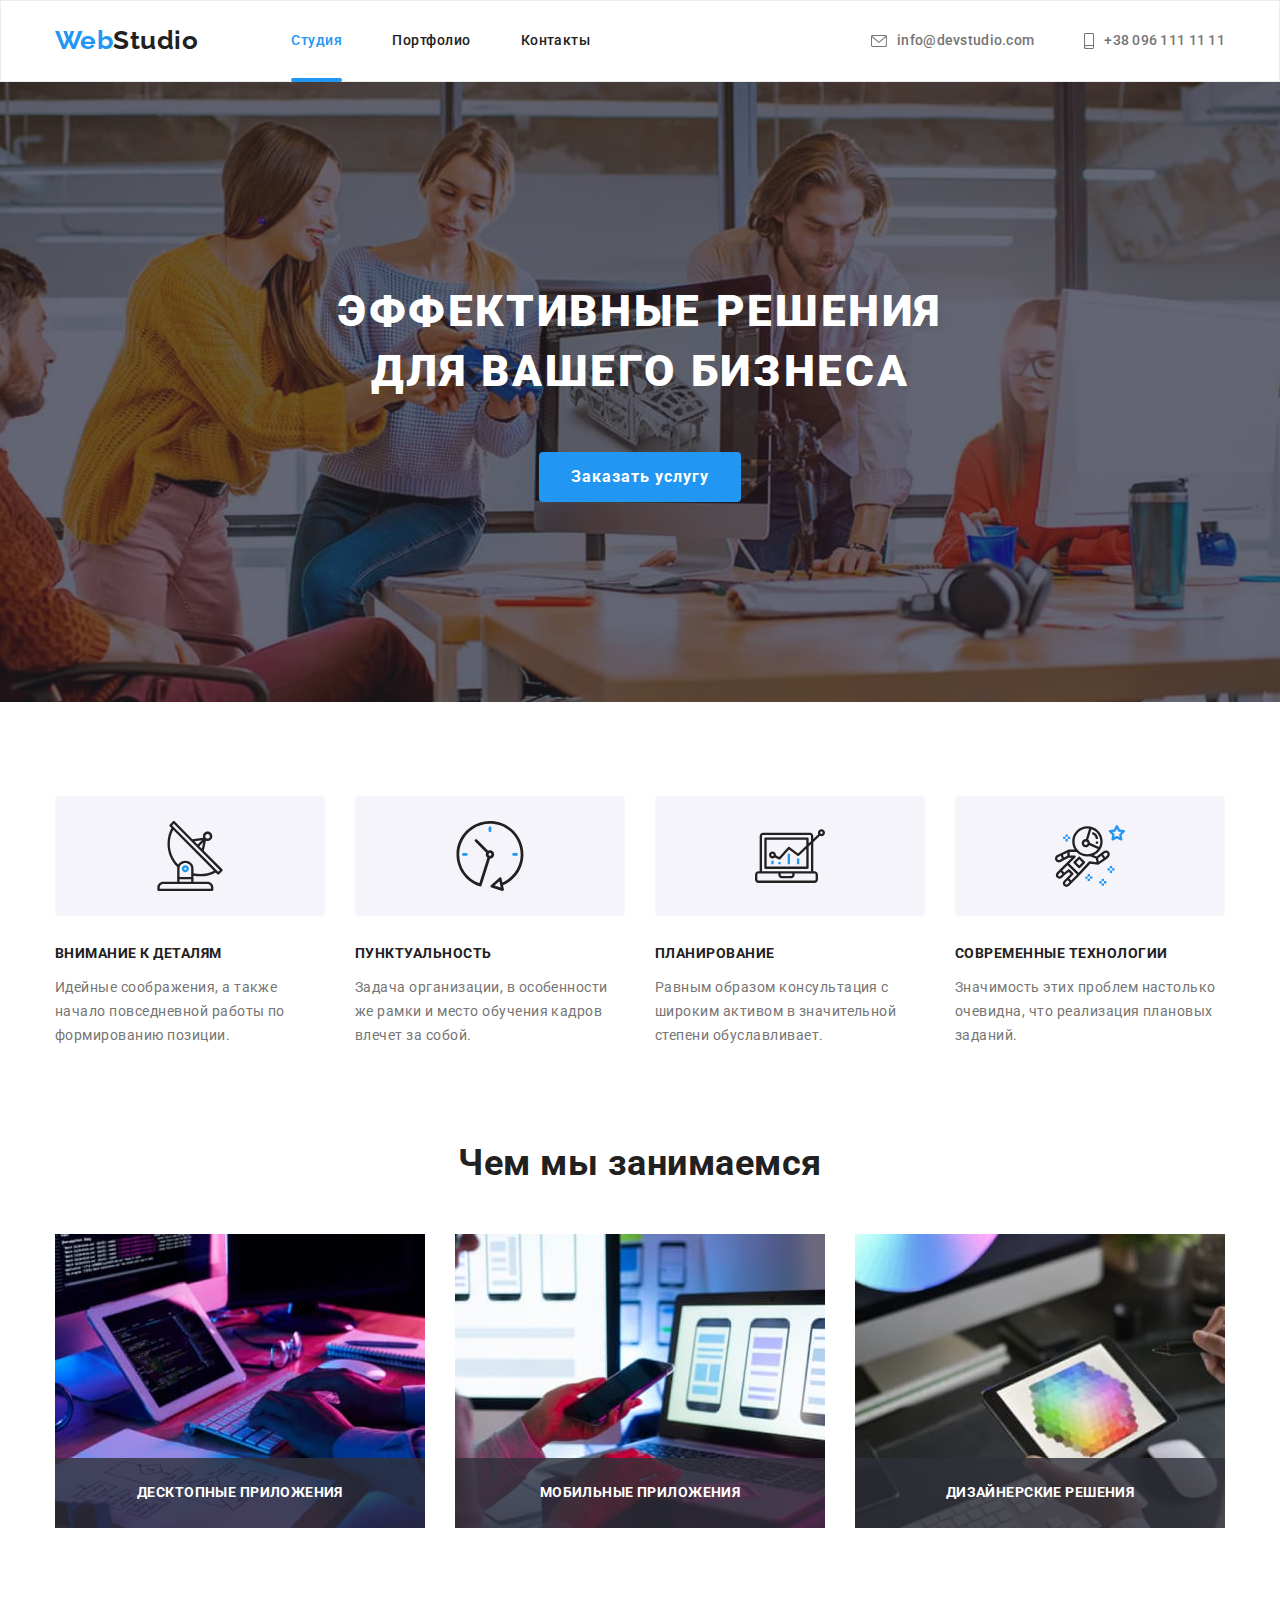
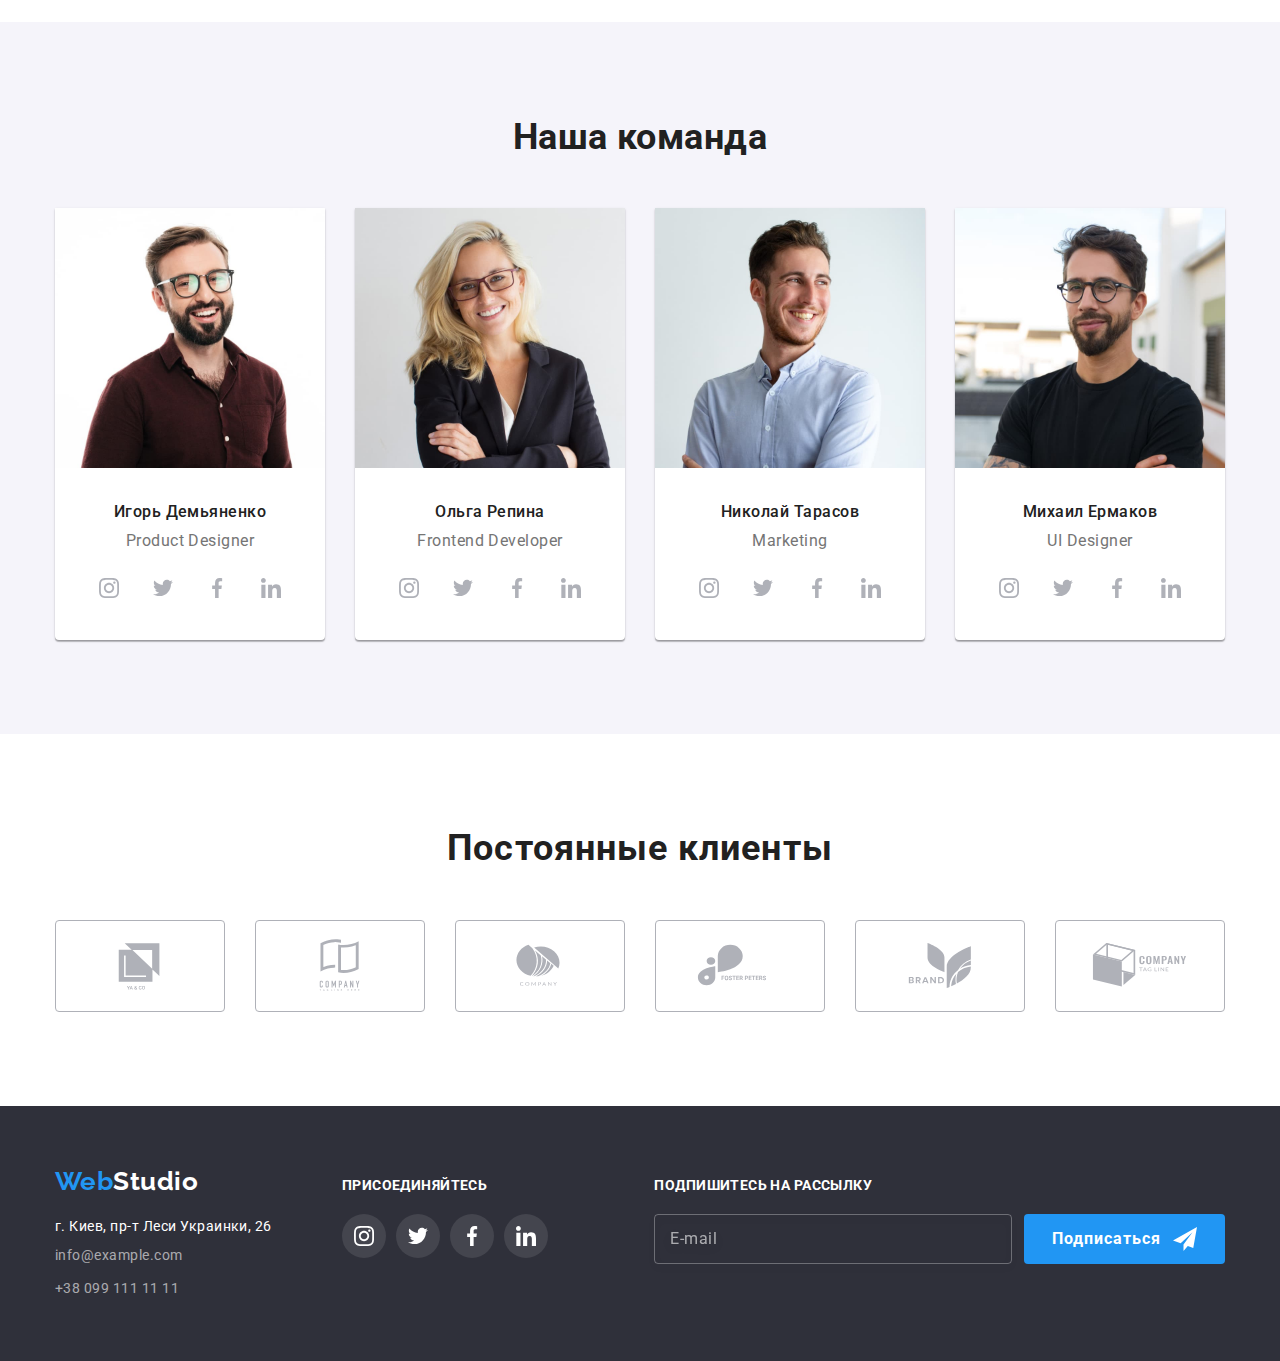
<file: index.html>
<!DOCTYPE html>
<html lang="ru">
	<head>
		<meta charset="UTF-8" />
		<meta http-equiv="X-UA-Compatible" content="IE=edge" />
		<meta name="viewport" content="width=device-width, initial-scale=1.0" />
		<link rel="preconnect" href="https://fonts.googleapis.com" />
		<link rel="preconnect" href="https://fonts.gstatic.com" crossorigin />
		<link
			href="https://fonts.googleapis.com/css2?family=Raleway:wght@700&family=Roboto:wght@400;500;700;900&display=swap"
			rel="stylesheet"
		/>
		<link
			rel="stylesheet"
			href="https://cdnjs.cloudflare.com/ajax/libs/modern-normalize/1.1.0/modern-normalize.min.css"
		/>
		<title>Document</title>
		<link rel="stylesheet" href="./css/main.min.css" />
	</head>
	<body class="body">
		<header class="header">
			<div class="container header__container">
				<nav class="header__nav">
					<a class="logo header__logo" href="/"
						>Web<span class="logo__decoration">Studio</span></a
					>
					<ul class="menu list">
						<li class="menu__item">
							<a class="menu__link current" href="./index.html">Студия</a>
						</li>
						<li class="menu__item">
							<a class="menu__link" href="./portfolio.html">Портфолио</a>
						</li>
						<li class="menu__item">
							<a class="menu__link" href="">Контакты</a>
						</li>
					</ul>
				</nav>
				<ul class="connection list header__connection">
					<li class="connection__item">
						<a href="mailto:info@devstudio.com" class="connection__mail">
							<svg class="connection__icon-mail" width="16" height="12">
								<use href="./images/icons.svg#icon-header-mail"></use>
							</svg>
							info@devstudio.com</a
						>
					</li>
					<li class="connection__item">
						<a class="connection__tel" href="tel:+380961111111">
							<svg class="connection__icon-tel" width="10" height="16">
								<use href="./images/icons.svg#icon-header-tell"></use>
							</svg>
							+38 096 111 11 11</a
						>
					</li>
				</ul>
			</div>
		</header>
		<main>
			<section class="hero body__hero">
				<div class="container">
					<h1 class="hero__headline">Эффективные решения для вашего бизнеса</h1>
					<button data-modal-open class="main-btn hero__btn" type="button">
						Заказать услугу
					</button>
				</div>
			</section>
			<section class="promo">
				<div class="container promo__container">
					<ul class="promo__list list">
						<li class="promo__item">
							<div class="promo__icon">
								<svg class="promo__icon-locator" width="70" height="70">
									<use href="./images/icons.svg#icon-promo1"></use>
								</svg>
							</div>
							<h3 class="promo__subject">Внимание к деталям</h3>
							<p class="promo__desc">
								Идейные соображения, а также начало повседневной работы по
								формированию позиции.
							</p>
						</li>
						<li class="promo__item">
							<div class="promo__icon">
								<svg class="promo__icon-clock" width="70" height="70">
									<use href="./images/icons.svg#icon-promo2"></use>
								</svg>
							</div>
							<h3 class="promo__subject">Пунктуальность</h3>
							<p class="promo__desc">
								Задача организации, в особенности же рамки и место обучения
								кадров влечет за собой.
							</p>
						</li>
						<li class="promo__item">
							<div class="promo__icon">
								<svg class="promo__icon-laptop" width="70" height="70">
									<use href="./images/icons.svg#icon-promo3"></use>
								</svg>
							</div>
							<h3 class="promo__subject">Планирование</h3>
							<p class="promo__desc">
								Равным образом консультация с широким активом в значительной
								степени обуславливает.
							</p>
						</li>
						<li class="promo__item">
							<div class="promo__icon">
								<svg class="promo__icon-astronaut" width="70" height="70">
									<use href="./images/icons.svg#icon-promo4"></use>
								</svg>
							</div>
							<h3 class="promo__subject">Современные технологии</h3>
							<p class="promo__desc">
								Значимость этих проблем настолько очевидна, что реализация
								плановых заданий.
							</p>
						</li>
					</ul>
				</div>
			</section>
			<section class="direction-activity">
				<div class="container direction-activity__container">
					<h2 class="direction-activity__titel">Чем мы занимаемся</h2>
					<ul class="direction-activity__list list">
						<li class="direction-activity__item">
							<img
								class="direction-activity__img"
								src="./images/rabota1.jpg"
								alt="Работа1"
								width="370"
							/>
							<p class="direction-activity__title">Десктопные приложения</p>
						</li>
						<li class="direction-activity__item">
							<img
								class="direction-activity__img"
								src="./images/rabota2.jpg"
								alt="Работа2"
								width="370"
							/>
							<p class="direction-activity__title">Мобильные приложения</p>
						</li>
						<li class="direction-activity__item">
							<img
								class="direction-activity__img"
								src="./images/rabota3.jpg"
								alt="Работа3"
								width="370"
							/>
							<p class="direction-activity__title">Дизайнерские решения</p>
						</li>
					</ul>
				</div>
			</section>
			<section class="team">
				<div class="container team__container">
					<h2 class="team__title">Наша команда</h2>
					<ul class="team__list list">
						<li class="team__item">
							<img
								class="team__images"
								src="./images/team1.jpg"
								alt="Игорь Демьяненко"
								width="270"
							/>
							<div class="team__card">
								<h3 class="team__member">Игорь Демьяненко</h3>
								<p class="team__member-position" lang="en">Product Designer</p>
								<ul class="team__list list">
									<li class="team__icon-item">
										<a href="" class="team__link">
											<svg class="team__icon-insta" width="20" height="20">
												<use
													href="./images/icons.svg#icon-teamcard-instagram"
												></use>
											</svg>
										</a>
									</li>
									<li class="team__icon-item">
										<a href="" class="team__link">
											<svg class="team__icon-twitter" width="20" height="20">
												<use
													href="./images/icons.svg#icon-teamcard-twitter"
												></use>
											</svg>
										</a>
									</li>
									<li class="team__icon-item">
										<a href="" class="team__link">
											<svg class="team__icon-facebook" width="20" height="20">
												<use
													href="./images/icons.svg#icon-teamcard-facebook"
												></use>
											</svg>
										</a>
									</li>
									<li class="team__icon-item">
										<a href="" class="team__link">
											<svg class="team__icon-linkedin" width="20" height="20">
												<use
													href="./images/icons.svg#icon-teamcard-linkedin"
												></use>
											</svg>
										</a>
									</li>
								</ul>
							</div>
						</li>
						<li class="team__item">
							<img
								class="team__images"
								src="./images/team2.jpg"
								alt="Ольга Репина"
								width="270"
							/>
							<div class="team__card">
								<h3 class="team__member">Ольга Репина</h3>
								<p class="team__member-position" lang="en">
									Frontend Developer
								</p>
								<ul class="team__list list">
									<li class="team__icon-item">
										<a href="" class="team__link">
											<svg class="team__icon-insta" width="20" height="20">
												<use
													href="./images/icons.svg#icon-teamcard-instagram"
												></use>
											</svg>
										</a>
									</li>
									<li class="team__icon-item">
										<a href="" class="team__link">
											<svg class="team__icon-twitter" width="20" height="20">
												<use
													href="./images/icons.svg#icon-teamcard-twitter"
												></use>
											</svg>
										</a>
									</li>
									<li class="team__icon-item">
										<a href="" class="team__link">
											<svg class="team__icon-facebook" width="20" height="20">
												<use
													href="./images/icons.svg#icon-teamcard-facebook"
												></use>
											</svg>
										</a>
									</li>
									<li class="team__icon-item">
										<a href="" class="team__link">
											<svg class="team__icon-linkedin" width="20" height="20">
												<use
													href="./images/icons.svg#icon-teamcard-linkedin"
												></use>
											</svg>
										</a>
									</li>
								</ul>
							</div>
						</li>
						<li class="team__item">
							<img
								class="team__images"
								src="./images/team3.jpg"
								alt="Николай Тарасов"
								width="270"
							/>
							<div class="team__card">
								<h3 class="team__member">Николай Тарасов</h3>
								<p class="team__member-position" lang="en">Marketing</p>
								<ul class="team__list list">
									<li class="team__icon-item">
										<a href="" class="team__link">
											<svg class="team__icon-insta" width="20" height="20">
												<use
													href="./images/icons.svg#icon-teamcard-instagram"
												></use>
											</svg>
										</a>
									</li>
									<li class="team__icon-item">
										<a href="" class="team__link">
											<svg class="team__icon-twitter" width="20" height="20">
												<use
													href="./images/icons.svg#icon-teamcard-twitter"
												></use>
											</svg>
										</a>
									</li>
									<li class="team__icon-item">
										<a href="" class="team__link">
											<svg class="team__icon-facebook" width="20" height="20">
												<use
													href="./images/icons.svg#icon-teamcard-facebook"
												></use>
											</svg>
										</a>
									</li>
									<li class="team__icon-item">
										<a href="" class="team__link">
											<svg class="team__icon-linkedin" width="20" height="20">
												<use
													href="./images/icons.svg#icon-teamcard-linkedin"
												></use>
											</svg>
										</a>
									</li>
								</ul>
							</div>
						</li>
						<li class="team__item">
							<img
								class="team__images"
								src="./images/team4.jpg"
								alt="Михаил Ермаков"
								width="270"
							/>
							<div class="team__card">
								<h3 class="team__member">Михаил Ермаков</h3>
								<p class="team__member-position" lang="en">UI Designer</p>
								<ul class="team__list list">
									<li class="team__icon-item">
										<a href="" class="team__link">
											<svg class="team__icon-insta" width="20" height="20">
												<use
													href="./images/icons.svg#icon-teamcard-instagram"
												></use>
											</svg>
										</a>
									</li>
									<li class="team__icon-item">
										<a href="" class="team__link">
											<svg class="team__icon-twitter" width="20" height="20">
												<use
													href="./images/icons.svg#icon-teamcard-twitter"
												></use>
											</svg>
										</a>
									</li>
									<li class="team__icon-item">
										<a href="" class="team__link">
											<svg class="team__icon-facebook" width="20" height="20">
												<use
													href="./images/icons.svg#icon-teamcard-facebook"
												></use>
											</svg>
										</a>
									</li>
									<li class="team__icon-item">
										<a href="" class="team__link">
											<svg class="team__icon-linkedin" width="20" height="20">
												<use
													href="./images/icons.svg#icon-teamcard-linkedin"
												></use>
											</svg>
										</a>
									</li>
								</ul>
							</div>
						</li>
					</ul>
				</div>
			</section>
			<section class="client-section">
				<div class="container">
					<h2 class="client-section__title">Постоянные клиенты</h2>
					<ul class="client-section__list list">
						<li class="client-section__item">
							<a href="" class="client-section__link">
								<svg
									class="client-section__icon-company-one"
									width="106"
									height="60"
								>
									<use href="./images/icons.svg#icon-client1"></use>
								</svg>
							</a>
						</li>
						<li class="client-section__item">
							<a href="" class="client-section__link">
								<svg
									class="client-section__icon-company-two"
									width="106"
									height="60"
								>
									<use href="./images/icons.svg#icon-client2"></use>
								</svg>
							</a>
						</li>
						<li class="client-section__item">
							<a href="" class="client-section__link">
								<svg
									class="client-section__icon-company-three"
									width="106"
									height="60"
								>
									<use href="./images/icons.svg#icon-client3"></use>
								</svg>
							</a>
						</li>
						<li class="client-section__item">
							<a href="" class="client-section__link">
								<svg
									class="client-section__icon-company-four"
									width="106"
									height="60"
								>
									<use href="./images/icons.svg#icon-client4"></use>
								</svg>
							</a>
						</li>
						<li class="client-section__item">
							<a href="" class="client-section__link">
								<svg
									class="client-section__icon-company-five"
									width="106"
									height="60"
								>
									<use href="./images/icons.svg#icon-client5"></use>
								</svg>
							</a>
						</li>
						<li class="client-section__item">
							<a href="" class="client-section__link">
								<svg
									class="client-section__icon-company-six"
									width="106"
									height="60"
								>
									<use href="./images/icons.svg#icon-client6"></use>
								</svg>
							</a>
						</li>
					</ul>
				</div>
			</section>
		</main>
		<footer class="footer">
			<div class="container footer__container">
				<div>
					<a class="footer__logo" href="/"
						>Web<span class="footer__logo-decoration">Studio</span></a
					>
					<address class="footer__contact">
						<ul class="footer__contact-list list">
							<li class="footer__contact-item">
								<a class="footer__contact-geolocation" href="">
									г. Киев, пр-т Леси Украинки, 26</a
								>
							</li>
							<li class="footer__contact-item">
								<a class="footer__contact-mail" href="mailto:info@devstudio.com"
									>info@example.com</a
								>
							</li>
							<li class="footer__contact-item">
								<a class="footer__contact-tel" href="tel:+380961111111"
									>+38 099 111 11 11</a
								>
							</li>
						</ul>
					</address>
				</div>
				<div class="network-footer footer__network-footer">
					<p class="network-footer__title">присоединяйтесь</p>
					<ul class="network-footer__list list">
						<li class="network-footer__item">
							<a href="" class="network-footer__link">
								<svg
									class="network-footer__icon-instagram"
									width="20"
									height="20"
								>
									<use href="./images/icons.svg#icon-footer-instagram"></use>
								</svg>
							</a>
						</li>
						<li class="network-footer__item">
							<a href="" class="network-footer__link">
								<svg
									class="network-footer__icon-twitter"
									width="20"
									height="20"
								>
									<use href="./images/icons.svg#icon-footer-twitter"></use>
								</svg>
							</a>
						</li>
						<li class="network-footer__item">
							<a href="" class="network-footer__link">
								<svg
									class="network-footer__icon-facebook"
									width="20"
									height="20"
								>
									<use href="./images/icons.svg#icon-footer-facebook"></use>
								</svg>
							</a>
						</li>
						<li class="network-footer__item">
							<a href="" class="network-footer__link">
								<svg
									class="network-footer__icon-linkedin"
									width="20"
									height="20"
								>
									<use href="./images/icons.svg#icon-footer-linkedin"></use>
								</svg>
							</a>
						</li>
					</ul>
				</div>
				<div class="footer__form-div">
					<p class="footer__form-title">Подпишитесь на рассылку</p>
					<form class="footer-form">
						<input
							class="footer-form__input"
							type="email"
							name="user-email"
							placeholder="E-mail"
						/>

						<button
							class="main-btn footer-form__btn"
							type="submit"
							name="submit"
						>
							Подписаться
							<svg class="footer-form__icon" width="24" height="24">
								<use href="./images/icons.svg#icon-footer-form"></use>
							</svg>
						</button>
					</form>
				</div>
			</div>
		</footer>
		<div class="backdrop is-hidden" data-modal>
			<div class="modal backdrop__modal">
				<form class="modal-form">
					<p class="modal-form__title">
						Оставьте свои данные, мы вам перезвоним
					</p>
					<label class="modal-form__label">
						<span class="modal-form__tag">Имя</span>
						<input
							class="modal-form__input"
							type="text"
							name="username"
							autofocus
						/>
						<svg class="modal-form__icon" width="18" height="18">
							<use href="./images/icons.svg#icon-person-form"></use>
						</svg>
					</label>
					<label class="modal-form__label">
						<span class="modal-form__tag">Тулефон</span>
						<input class="modal-form__input" type="tel" name="user-tel" />
						<svg class="modal-form__icon" width="18" height="18">
							<use href="./images/icons.svg#icon-phone-form"></use>
						</svg>
					</label>
					<label class="modal-form__label">
						<span class="modal-form__tag">Почта</span>
						<input class="modal-form__input" type="email" name="user-email" />
						<svg class="modal-form__icon" width="18" height="18">
							<use href="./images/icons.svg#icon-email-form"></use>
						</svg>
					</label>
					<label class="modal-form__textarea-label">
						<span class="modal-form__tag">Комментарий</span>
						<textarea
							class="modal-form__textarea"
							placeholder="Введите текст"
							name="user-comment"
						></textarea>
					</label>
					<label class="modal-form__checkbox-label">
						<input
							class="modal-form__checkbox visually-hidden"
							type="checkbox"
							name="user-agreement-conditions"
							tabindex="-1"
							aria-hidden="true"
							id="checkbox"
						/>
						<span
							class="modal-form__checkbox-custom"
							tabindex="0"
							role="checkbox"
							aria-labelledby="checkbox"
							aria-checked="false"
						>
							<svg class="modal-form__checkbox-icon" width="16" height="15">
								<use href="./images/icons.svg#icon-checkbox-form"></use>
							</svg>
						</span>
						<span class="modal-form__checkbox-agreement"
							>Соглашаюсь с рассылкой и принимаю
							<a class="modal-form__checkbox-link" href="">Условия договора</a>
						</span>
					</label>
					<button class="main-btn modal-form__btn" type="submit" name="submit">
						Отправить
					</button>
				</form>

				<button
					type="button"
					class="modal__close-btn"
					data-modal-close
					aria-label="кнопка закрытия"
				>
					<svg class="modal__icon" width="11" height="11">
						<use href="./images/icons.svg#icon-modal"></use>
					</svg>
				</button>
			</div>
		</div>

		<script src="./js/modal.js"></script>
	</body>
</html>
</file>
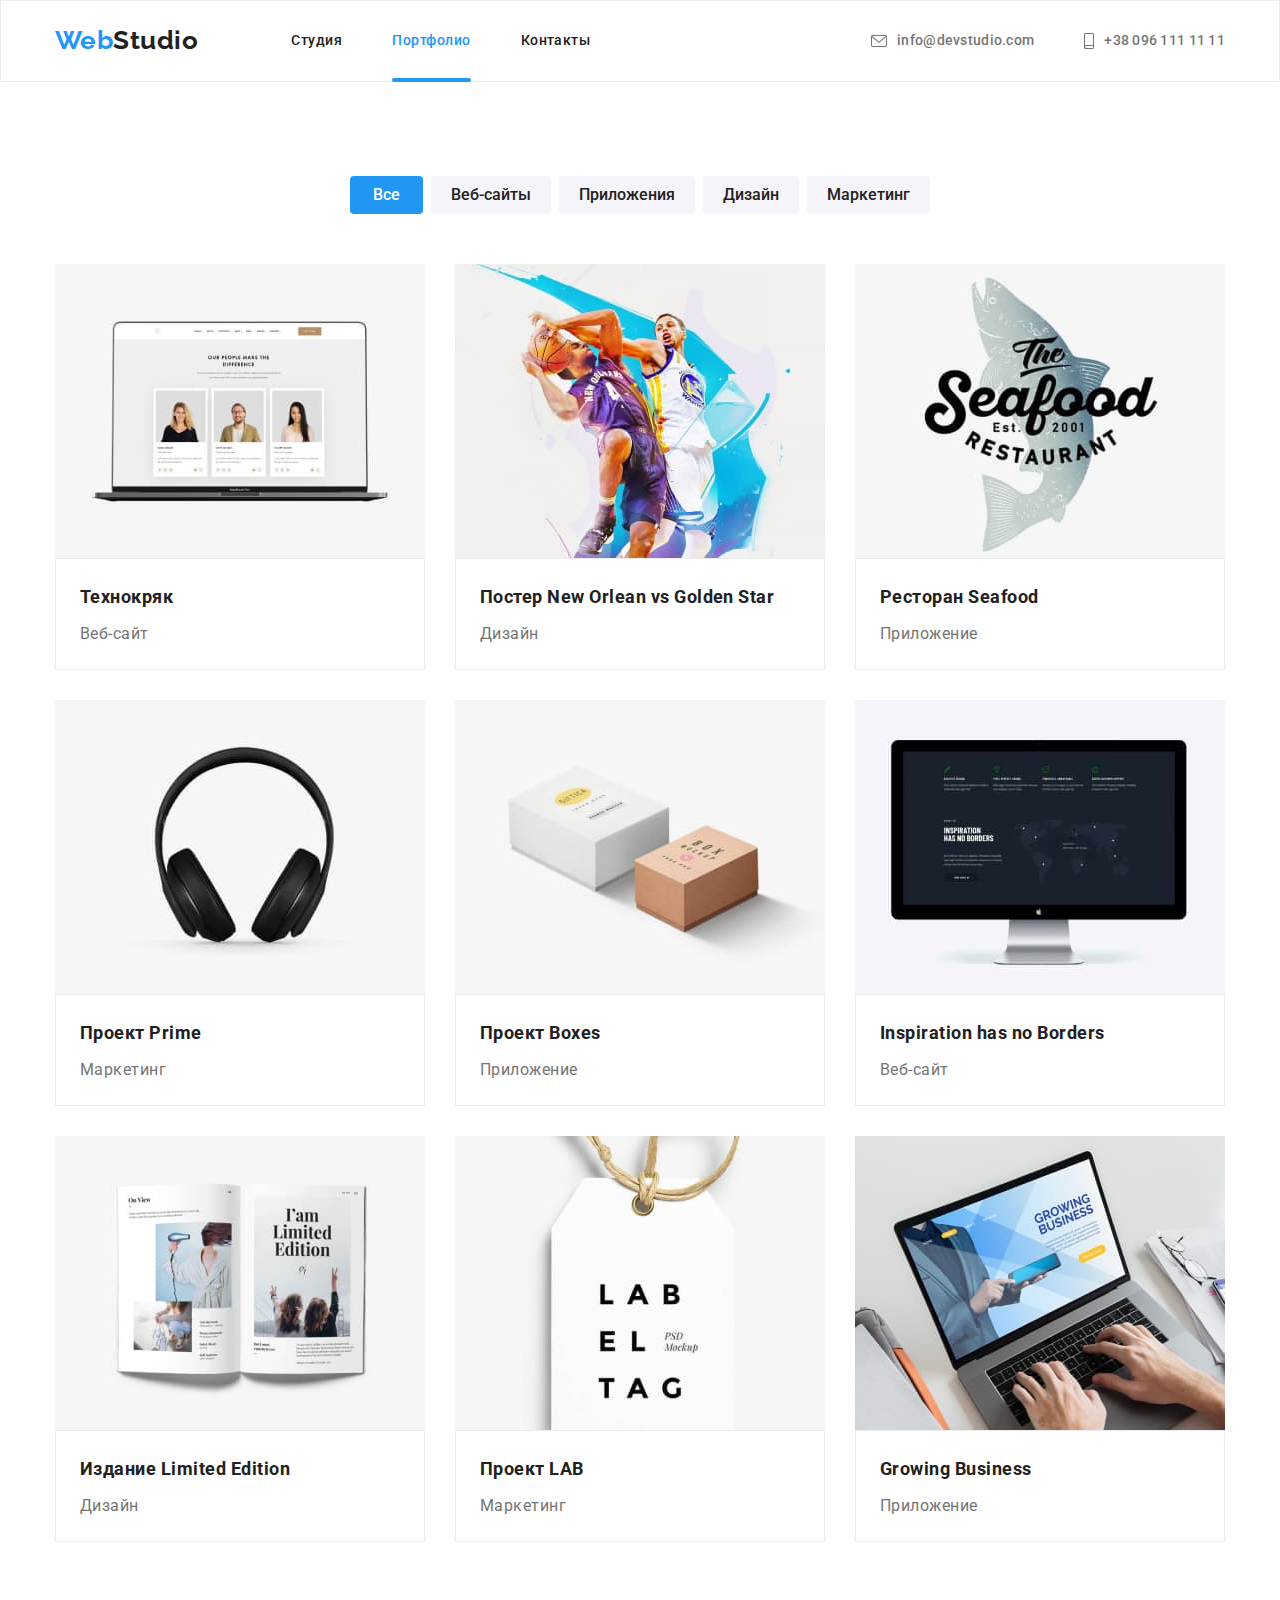
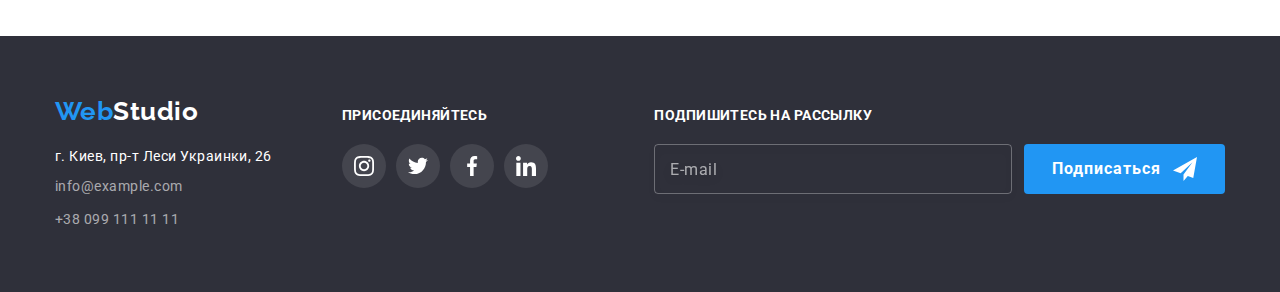
<file: portfolio.html>
<!DOCTYPE html>
<html lang="ru">
	<head>
		<meta charset="UTF-8" />
		<meta http-equiv="X-UA-Compatible" content="IE=edge" />
		<meta name="viewport" content="width=device-width, initial-scale=1.0" />
		<link rel="preconnect" href="https://fonts.googleapis.com" />
		<link rel="preconnect" href="https://fonts.gstatic.com" crossorigin />
		<link
			href="https://fonts.googleapis.com/css2?family=Raleway:wght@700&family=Roboto:wght@400;500;700;900&display=swap"
			rel="stylesheet"
		/>
		<link
			rel="stylesheet"
			href="https://cdnjs.cloudflare.com/ajax/libs/modern-normalize/1.1.0/modern-normalize.min.css"
		/>
		<title>Document</title>
		<link rel="stylesheet" href="./css/main.min.css" />
	</head>
	<body>
		<header class="header border">
			<div class="container header__container">
				<nav class="header__nav">
					<a class="logo header__logo" href="/"
						>Web<span class="logo__decoration">Studio</span></a
					>
					<ul class="menu list">
						<li class="menu__item">
							<a class="menu__link" href="./index.html">Студия</a>
						</li>
						<li class="menu__item">
							<a class="menu__link current" href="./portfolio.html"
								>Портфолио</a
							>
						</li>
						<li class="menu__item">
							<a class="menu__link" href="">Контакты</a>
						</li>
					</ul>
				</nav>
				<ul class="connection list header__connection">
					<li class="connection__item">
						<a href="mailto:info@devstudio.com" class="connection__mail">
							<svg class="connection__icon-mail" width="16" height="12">
								<use href="./images/icons.svg#icon-header-mail"></use>
							</svg>
							info@devstudio.com</a
						>
					</li>
					<li class="connection__item">
						<a class="connection__tel" href="tel:+380961111111">
							<svg class="connection__icon-tel" width="10" height="16">
								<use href="./images/icons.svg#icon-header-tell"></use>
							</svg>
							+38 096 111 11 11</a
						>
					</li>
				</ul>
			</div>
		</header>
		<main>
			<section class="portfolio-nav">
				<div class="container">
					<h1 hidden>Portfolio</h1>
					<ul class="portfolio-nav__btn-list list">
						<li class="portfolio-nav__item">
							<button
								type="button"
								class="portfolio-nav__btn-everyone current corol-change"
							>
								Все
							</button>
						</li>
						<li class="portfolio-nav__item">
							<button type="button" class="portfolio-nav__btn-everyone current">
								Веб-сайты
							</button>
						</li>
						<li class="portfolio-nav__item">
							<button type="button" class="portfolio-nav__btn-everyone current">
								Приложения
							</button>
						</li>
						<li class="portfolio-nav__item">
							<button type="button" class="portfolio-nav__btn-everyone current">
								Дизайн
							</button>
						</li>
						<li class="portfolio-nav__item">
							<button type="button" class="portfolio-nav__btn-everyone current">
								Маркетинг
							</button>
						</li>
					</ul>
					<ul class="example-list portfolio-nav__example-list list">
						<li class="example-list__item">
							<div class="example-list__overflow">
								<img
									class="example-list__images"
									src="./images/portfolio1.jpg"
									alt="Пример проекта1"
									width="370"
								/>
								<div class="example-list__overlay">
									<p class="example-list__overlay-text">
										Ресурс предлагает комплексные предложения с разным уровнем
										функционала и сервисов. Все это позволит посетителю получить
										исчерпывающие сведения о компании или частном лице.
									</p>
								</div>
							</div>
							<div class="example-list__card">
								<h2 class="example-list__card-title">Технокряк</h2>
								<p class="example-list__card-text">Веб-сайт</p>
							</div>
						</li>
						<li class="example-list__item">
							<div class="example-list__overflow">
								<img
									class="example-list__images"
									src="./images/portfolio2.jpg"
									alt="Пример проекта2"
									width="370"
								/>
								<div class="example-list__overlay">
									<p class="example-list__overlay-text">
										Ресурс предлагает комплексные предложения с разным уровнем
										функционала и сервисов. Все это позволит посетителю получить
										исчерпывающие сведения о компании или частном лице.
									</p>
								</div>
							</div>
							<div class="example-list__card">
								<h2 class="example-list__card-title">
									Постер New Orlean vs Golden Star
								</h2>
								<p class="example-list__card-text">Дизайн</p>
							</div>
						</li>
						<li class="example-list__item">
							<div class="example-list__overflow">
								<img
									class="example-list__images"
									src="./images/portfolio3.jpg"
									alt="Пример проекта3"
									width="370"
								/>
								<div class="example-list__overlay">
									<p class="example-list__overlay-text">
										Ресурс предлагает комплексные предложения с разным уровнем
										функционала и сервисов. Все это позволит посетителю получить
										исчерпывающие сведения о компании или частном лице.
									</p>
								</div>
							</div>
							<div class="example-list__card">
								<h2 class="example-list__card-title">Ресторан Seafood</h2>
								<p class="example-list__card-text">Приложение</p>
							</div>
						</li>
						<li class="example-list__item">
							<div class="example-list__overflow">
								<img
									class="example-list__images"
									src="./images/portfolio4.jpg"
									alt="Пример проекта4"
									width="370"
								/>
								<div class="example-list__overlay">
									<p class="example-list__overlay-text">
										Ресурс предлагает комплексные предложения с разным уровнем
										функционала и сервисов. Все это позволит посетителю получить
										исчерпывающие сведения о компании или частном лице.
									</p>
								</div>
							</div>
							<div class="example-list__card">
								<h2 class="example-list__card-title">Проект Prime</h2>
								<p class="example-list__card-text">Маркетинг</p>
							</div>
						</li>
						<li class="example-list__item">
							<div class="example-list__overflow">
								<img
									class="example-list__images"
									src="./images/portfolio5.jpg"
									alt="Пример проекта5"
									width="370"
								/>
								<div class="example-list__overlay">
									<p class="example-list__overlay-text">
										Ресурс предлагает комплексные предложения с разным уровнем
										функционала и сервисов. Все это позволит посетителю получить
										исчерпывающие сведения о компании или частном лице.
									</p>
								</div>
							</div>
							<div class="example-list__card">
								<h2 class="example-list__card-title">Проект Boxes</h2>
								<p class="example-list__card-text">Приложение</p>
							</div>
						</li>
						<li class="example-list__item">
							<div class="example-list__overflow">
								<img
									class="example-list__images"
									src="./images/portfolio6.jpg"
									alt="Пример проекта6"
									width="370"
								/>
								<div class="example-list__overlay">
									<p class="example-list__overlay-text">
										Ресурс предлагает комплексные предложения с разным уровнем
										функционала и сервисов. Все это позволит посетителю получить
										исчерпывающие сведения о компании или частном лице.
									</p>
								</div>
							</div>
							<div class="example-list__card">
								<h2 class="example-list__card-title" lang="en">
									Inspiration has no Borders
								</h2>
								<p class="example-list__card-text">Веб-сайт</p>
							</div>
						</li>
						<li class="example-list__item">
							<div class="example-list__overflow">
								<img
									class="example-list__images"
									src="./images/portfolio7.jpg"
									alt="Пример проекта7"
									width="370"
								/>
								<div class="example-list__overlay">
									<p class="example-list__overlay-text">
										Ресурс предлагает комплексные предложения с разным уровнем
										функционала и сервисов. Все это позволит посетителю получить
										исчерпывающие сведения о компании или частном лице.
									</p>
								</div>
							</div>
							<div class="example-list__card">
								<h2 class="example-list__card-title">
									Издание Limited Edition
								</h2>
								<p class="example-list__card-text">Дизайн</p>
							</div>
						</li>
						<li class="example-list__item">
							<div class="example-list__overflow">
								<img
									class="example-list__images"
									src="./images/portfolio8.jpg"
									alt="Пример проекта8"
									width="370"
								/>
								<div class="example-list__overlay">
									<p class="example-list__overlay-text">
										Ресурс предлагает комплексные предложения с разным уровнем
										функционала и сервисов. Все это позволит посетителю получить
										исчерпывающие сведения о компании или частном лице.
									</p>
								</div>
							</div>
							<div class="example-list__card">
								<h2 class="example-list__card-title">Проект LAB</h2>
								<p class="example-list__card-text">Маркетинг</p>
							</div>
						</li>
						<li class="example-list__item">
							<div class="example-list__overflow">
								<img
									class="example-list__images"
									src="./images/portfolio9.jpg"
									alt="Пример проекта9"
									width="370"
								/>
								<div class="example-list__overlay">
									<p class="example-list__overlay-text">
										Ресурс предлагает комплексные предложения с разным уровнем
										функционала и сервисов. Все это позволит посетителю получить
										исчерпывающие сведения о компании или частном лице.
									</p>
								</div>
							</div>
							<div class="example-list__card">
								<h2 class="example-list__card-title" lang="en">
									Growing Business
								</h2>
								<p class="example-list__card-text">Приложение</p>
							</div>
						</li>
					</ul>
				</div>
			</section>
		</main>
		<footer class="footer">
			<div class="container footer__container">
				<div>
					<a class="footer__logo" href="/"
						>Web<span class="footer__logo-decoration">Studio</span></a
					>
					<address class="footer__contact">
						<ul class="footer__contact-list list">
							<li class="footer__contact-item">
								<a class="footer__contact-geolocation" href="">
									г. Киев, пр-т Леси Украинки, 26</a
								>
							</li>
							<li class="footer__contact-item">
								<a class="footer__contact-mail" href="mailto:info@devstudio.com"
									>info@example.com</a
								>
							</li>
							<li class="footer__contact-item">
								<a class="footer__contact-tel" href="tel:+380961111111"
									>+38 099 111 11 11</a
								>
							</li>
						</ul>
					</address>
				</div>
				<div class="network-footer footer__network-footer">
					<p class="network-footer__title">присоединяйтесь</p>
					<ul class="network-footer__list list">
						<li class="network-footer__item">
							<a href="" class="network-footer__link">
								<svg
									class="network-footer__icon-instagram"
									width="20"
									height="20"
								>
									<use href="./images/icons.svg#icon-footer-instagram"></use>
								</svg>
							</a>
						</li>
						<li class="network-footer__item">
							<a href="" class="network-footer__link">
								<svg
									class="network-footer__icon-twitter"
									width="20"
									height="20"
								>
									<use href="./images/icons.svg#icon-footer-twitter"></use>
								</svg>
							</a>
						</li>
						<li class="network-footer__item">
							<a href="" class="network-footer__link">
								<svg
									class="network-footer__icon-facebook"
									width="20"
									height="20"
								>
									<use href="./images/icons.svg#icon-footer-facebook"></use>
								</svg>
							</a>
						</li>
						<li class="network-footer__item">
							<a href="" class="network-footer__link">
								<svg
									class="network-footer__icon-linkedin"
									width="20"
									height="20"
								>
									<use href="./images/icons.svg#icon-footer-linkedin"></use>
								</svg>
							</a>
						</li>
					</ul>
				</div>
				<div class="footer__form-div">
					<p class="footer__form-title">Подпишитесь на рассылку</p>
					<form class="footer-form">
						<input
							class="footer-form__input"
							type="email"
							name="user-email"
							placeholder="E-mail"
						/>

						<button
							class="main-btn footer-form__btn"
							type="submit"
							name="submit"
						>
							Подписаться
							<svg class="footer-form__icon" width="24" height="24">
								<use href="./images/icons.svg#icon-footer-form"></use>
							</svg>
						</button>
					</form>
				</div>
			</div>
		</footer>
	</body>
</html>
</file>
<file: css/main.min.css>
html{-webkit-box-sizing:border-box;box-sizing:border-box}*,*::before,*::after{-webkit-box-sizing:inherit;box-sizing:inherit}body{margin:0;font-family:Roboto,sans-serif;background-color:#fff;color:#212121;letter-spacing:.03em}.list{list-style:none;padding:0;margin:0}.container{width:1200px;margin-left:auto;margin-right:auto;padding-left:15px;padding-right:15px}.header__container,.header__nav,.menu,.connection{display:-webkit-box;display:-ms-flexbox;display:flex;-webkit-box-align:center;-ms-flex-align:center;align-items:center}.header{border:1px solid #ececec}.header__logo{display:block;margin-right:93px;padding-top:24px;padding-bottom:25px;font-family:Raleway,sans-serif;font-weight:bold;font-size:26px;line-height:1.19;text-decoration:none;color:#2196f3}.logo__decoration{color:#212121}.menu__link{position:relative;display:block;padding-top:32px;padding-bottom:32px;font-weight:500;font-size:14px;line-height:1.14;color:#212121;cursor:pointer;text-decoration:none;-webkit-transition-property:color;transition-property:color;-webkit-transition-duration:250ms;transition-duration:250ms;-webkit-transition-timing-function:cubic-bezier(0.4, 0, 0.2, 1);transition-timing-function:cubic-bezier(0.4, 0, 0.2, 1)}.menu__link:hover,.menu__link:focus{color:#2196f3}.menu__link.current{color:#2196f3}.menu__link.current::after{content:"";position:absolute;width:100%;height:4px;right:0;bottom:-1px;background:#2196f3;border-radius:2px}.menu__item:not(:last-child){margin-right:50px}.connection__item:not(:last-child){margin-right:50px}.header__connection{margin-left:auto}.connection__icon-mail{width:16px;height:12px;margin-right:10px;fill:currentColor}.connection__icon-tel{width:10px;height:16px;margin-right:10px;fill:currentColor}.connection__mail,.connection__tel{display:-webkit-box;display:-ms-flexbox;display:flex;-webkit-box-align:center;-ms-flex-align:center;align-items:center;padding-top:32px;padding-bottom:32px;font-weight:500;font-size:14px;line-height:1.14;color:#757575;text-decoration:none;letter-spacing:.02em;-webkit-transition-property:color;transition-property:color;-webkit-transition-duration:250ms;transition-duration:250ms;-webkit-transition-timing-function:cubic-bezier(0.4, 0, 0.2, 1);transition-timing-function:cubic-bezier(0.4, 0, 0.2, 1)}.connection__mail:hover,.connection__mail:focus,.connection__tel:hover,.connection__tel:focus{color:#2196f3}.hero{max-width:1600px;padding-top:200px;padding-bottom:200px;background-color:#2f303a;color:#fff;background-image:-webkit-gradient(linear, left top, right top, from(rgba(47, 48, 58, 0.4)), to(rgba(47, 48, 58, 0.4))),url("../images/hero-bgi.jpg");background-image:linear-gradient(to right, rgba(47, 48, 58, 0.4), rgba(47, 48, 58, 0.4)),url("../images/hero-bgi.jpg");background-repeat:no-repeat;background-position:center;background-size:cover}.hero__btn{margin-right:auto;margin-left:auto;display:block;-webkit-box-align:center;-ms-flex-align:center;align-items:center}.hero__headline{margin-right:auto;margin-left:auto;margin-top:0;margin-bottom:50px;font-weight:900;font-size:44px;line-height:1.36;text-transform:uppercase;text-align:center;letter-spacing:.06em;width:696px}.body__hero{margin-left:auto;margin-right:auto}.main-btn{padding:10px 32px;font-family:Roboto,sans-serif;font-weight:bold;font-size:16px;letter-spacing:.06em;line-height:1.88;min-width:200px;color:#fff;cursor:pointer;background-color:#2196f3;border:none;border-radius:4px;-webkit-transition-property:background-color,color,-webkit-box-shadow;transition-property:background-color,color,-webkit-box-shadow;transition-property:background-color,color,box-shadow;transition-property:background-color,color,box-shadow,-webkit-box-shadow;-webkit-transition-duration:250ms;transition-duration:250ms;-webkit-transition-timing-function:cubic-bezier(0.4, 0, 0.2, 1);transition-timing-function:cubic-bezier(0.4, 0, 0.2, 1)}.main-btn:hover,.main-btn:focus{color:#fff;background-color:#188ce8;-webkit-box-shadow:0px 4px 4px rgba(0,0,0,.15);box-shadow:0px 4px 4px rgba(0,0,0,.15)}.main-btn:active{color:#2196f3;background-color:#fff}.promo{padding-top:94px;padding-bottom:94px}.promo__container{-webkit-box-align:center;-ms-flex-align:center;align-items:center}.promo__list{display:-webkit-box;display:-ms-flexbox;display:flex}.promo__icon{display:-webkit-box;display:-ms-flexbox;display:flex;width:270px;height:120px;background-color:#f5f4fa;border-radius:4px;margin-bottom:30px;-webkit-box-pack:center;-ms-flex-pack:center;justify-content:center;-webkit-box-align:center;-ms-flex-align:center;align-items:center}.promo__icon-locator,.promo__icon-clock,.promo__icon-laptop,.promo__icon-astronaut{width:70px;height:70px}.promo__item:not(:last-child){margin-right:30px}.promo__subject{margin-top:0;margin-bottom:10;font-weight:bold;font-size:14px;line-height:1.14;text-transform:uppercase}.promo__desc{margin-top:0;margin-bottom:0;font-size:14px;line-height:1.71;color:#757575}.direction-activity{padding-bottom:94px}.direction-activity__container{-webkit-box-align:center;-ms-flex-align:center;align-items:center}.direction-activity__list{display:-webkit-box;display:-ms-flexbox;display:flex}.direction-activity__titel,.team__title{margin-top:0;margin-bottom:50px;font-weight:bold;font-size:36px;line-height:1.17;text-align:center}.direction-activity__item{position:relative}.direction-activity__item:not(:last-child){margin-right:30px}.direction-activity__img{display:block;max-width:100%;height:auto}.direction-activity__title{position:absolute;bottom:0;left:0;font-weight:700;font-size:14px;line-height:1.14;text-align:center;letter-spacing:.03em;text-transform:uppercase;color:#fff;width:100%;background-color:rgba(47,48,58,.8);margin:0;padding:27px 0}.team{padding-top:94px;padding-bottom:94px;background-color:#f5f4fa}.team__container{-webkit-box-align:center;-ms-flex-align:center;align-items:center}.team__list{display:-webkit-box;display:-ms-flexbox;display:flex}.team__item{background-color:#fff;-webkit-box-shadow:0px 1px 3px rgba(0,0,0,.12),0px 1px 1px rgba(0,0,0,.14),0px 2px 1px rgba(0,0,0,.2);box-shadow:0px 1px 3px rgba(0,0,0,.12),0px 1px 1px rgba(0,0,0,.14),0px 2px 1px rgba(0,0,0,.2);border-radius:0px 0px 4px 4px}.team__item:not(:last-child){margin-right:30px}.team__card{padding:30px 32px}.team__member{margin-top:0;margin-bottom:10px;font-weight:500;font-size:16px;line-height:1.19;text-align:center}.team__member-position{margin-top:0;margin-bottom:16px;font-size:16px;line-height:1.19;text-align:center;color:#757575}.team__icon-item+.team__icon-item{margin-left:10px}.team__link{display:-webkit-box;display:-ms-flexbox;display:flex;-webkit-box-pack:center;-ms-flex-pack:center;justify-content:center;-webkit-box-align:center;-ms-flex-align:center;align-items:center;width:44px;height:44px;border-radius:50%;color:#afb1b8;-webkit-transition-property:background-color,color;transition-property:background-color,color;-webkit-transition-duration:250ms;transition-duration:250ms;-webkit-transition-timing-function:cubic-bezier(0.4, 0, 0.2, 1);transition-timing-function:cubic-bezier(0.4, 0, 0.2, 1)}.team__link:hover{color:#fff;background-color:#2196f3}.team__icon-insta,.team__icon-twitter,.team__icon-facebook,.team__icon-linkedin{width:20px;height:20px;fill:currentColor}.client-section{padding-top:94px;padding-bottom:94px}.client-section__title{margin:0;margin-bottom:50px;font-weight:700;font-size:36px;line-height:1.16;text-align:center;letter-spacing:.03em}.client-section__list{display:-webkit-box;display:-ms-flexbox;display:flex}.client-section__item+.client-section__item{margin-left:30px}.client-section__link{display:-webkit-box;display:-ms-flexbox;display:flex;-webkit-box-pack:center;-ms-flex-pack:center;justify-content:center;-webkit-box-align:center;-ms-flex-align:center;align-items:center;width:170px;height:91px;color:#afb1b8;border:1px solid #afb1b8;border-radius:4px;width:170px;height:92px;-webkit-transition-property:border-color,color;transition-property:border-color,color;-webkit-transition-duration:250ms;transition-duration:250ms;-webkit-transition-timing-function:cubic-bezier(0.4, 0, 0.2, 1);transition-timing-function:cubic-bezier(0.4, 0, 0.2, 1)}.client-section__link:hover,.client-section__link:focus{color:#2196f3;border-color:#2196f3}.client-section__icon-company-one,.client-section__icon-company-two,.client-section__icon-company-three,.client-section__icon-company-four,.client-section__icon-company-five,.client-section__icon-company-six{width:106px;height:60px;fill:currentColor}.footer{background-color:#2f303a;padding-top:60px;padding-bottom:60px}.footer__container{display:-webkit-box;display:-ms-flexbox;display:flex;-webkit-box-align:baseline;-ms-flex-align:baseline;align-items:baseline}.footer__logo{display:block;margin-bottom:20px;font-family:Raleway,sans-serif;font-weight:bold;font-size:26px;line-height:1.19;color:#2196f3;text-decoration:none}.footer__logo-decoration{color:#fff}.footer__contact-item:not(:last-child){margin-bottom:9px}.footer__contact-geolocation{font-size:14px;line-height:1.71px;color:#fff;text-decoration:none;font-style:normal;-webkit-transition-property:color;transition-property:color;-webkit-transition-duration:250ms;transition-duration:250ms;-webkit-transition-timing-function:cubic-bezier(0.4, 0, 0.2, 1);transition-timing-function:cubic-bezier(0.4, 0, 0.2, 1)}.footer__contact-geolocation:hover,.footer__contact-geolocation:focus{color:#2196f3}.footer__contact-mail,.footer__contact-tel{font-size:14px;line-height:1.71;color:rgba(255,255,255,.6);text-decoration:none;font-style:normal;-webkit-transition-property:color;transition-property:color;-webkit-transition-duration:250ms;transition-duration:250ms;-webkit-transition-timing-function:cubic-bezier(0.4, 0, 0.2, 1);transition-timing-function:cubic-bezier(0.4, 0, 0.2, 1)}.footer__contact-mail:hover,.footer__contact-mail:focus,.footer__contact-tel:hover,.footer__contact-tel:focus{color:#2196f3}.footer__network-footer{margin-left:70px}.network-footer__title,.footer__form-title{margin:0;margin-bottom:20px;font-weight:700;font-size:14px;line-height:1.14;letter-spacing:.03em;text-transform:uppercase;color:#fff}.network-footer__list{display:-webkit-box;display:-ms-flexbox;display:flex}.network-footer__item+.network-footer__item{margin-left:10px}.network-footer__link{display:-webkit-box;display:-ms-flexbox;display:flex;-webkit-box-pack:center;-ms-flex-pack:center;justify-content:center;-webkit-box-align:center;-ms-flex-align:center;align-items:center;width:44px;height:44px;border-radius:50%;color:#fff;background-color:rgba(255,255,255,.1);-webkit-transition-property:background-color;transition-property:background-color;-webkit-transition-duration:250ms;transition-duration:250ms;-webkit-transition-timing-function:cubic-bezier(0.4, 0, 0.2, 1);transition-timing-function:cubic-bezier(0.4, 0, 0.2, 1)}.network-footer__link:hover{background-color:#2196f3}.network-footer__icon-instagram,.network-footer__icon-twitter,.network-footer__icon-facebook,.network-footer__icon-linkedin{width:20px;height:20px;fill:currentColor}.footer__form-div{margin-left:auto}.footer-form{display:-webkit-box;display:-ms-flexbox;display:flex}.footer-form__input{min-width:358px;height:50px;padding:15px;font-weight:400;font-size:16px;line-height:1.25;letter-spacing:.03em;color:#fff;border:1px solid rgba(255,255,255,.3);-webkit-filter:drop-shadow(0px 4px 4px rgba(0, 0, 0, 0.15));filter:drop-shadow(0px 4px 4px rgba(0, 0, 0, 0.15));border-radius:4px;background-color:rgba(0,0,0,0);outline:rgba(0,0,0,0);-webkit-transition-duration:250ms;transition-duration:250ms;-webkit-transition-timing-function:cubic-bezier(0.4, 0, 0.2, 1);transition-timing-function:cubic-bezier(0.4, 0, 0.2, 1)}.footer-form__input:hover,.footer-form__input:focus,.footer-form__input:active{border-color:#2196f3}.footer-form__input::-webkit-input-placeholder{font-weight:400;font-size:16px;line-height:1.25;letter-spacing:.03em;color:rgba(255,255,255,.6)}.footer-form__input::-moz-placeholder{font-weight:400;font-size:16px;line-height:1.25;letter-spacing:.03em;color:rgba(255,255,255,.6)}.footer-form__input:-ms-input-placeholder{font-weight:400;font-size:16px;line-height:1.25;letter-spacing:.03em;color:rgba(255,255,255,.6)}.footer-form__input::-ms-input-placeholder{font-weight:400;font-size:16px;line-height:1.25;letter-spacing:.03em;color:rgba(255,255,255,.6)}.footer-form__input::placeholder{font-weight:400;font-size:16px;line-height:1.25;letter-spacing:.03em;color:rgba(255,255,255,.6)}.footer-form__btn{display:-webkit-box;display:-ms-flexbox;display:flex;-webkit-box-align:center;-ms-flex-align:center;align-items:center;padding:10px 28px;margin-left:12px}.footer-form__icon{margin-left:12px;fill:#fff;-webkit-transition-duration:250ms;transition-duration:250ms;-webkit-transition-timing-function:cubic-bezier(0.4, 0, 0.2, 1);transition-timing-function:cubic-bezier(0.4, 0, 0.2, 1)}.main-btn:active .footer-form__icon{fill:#2196f3}.border{border-bottom:1px solid #ececec}.portfolio-nav{padding-top:94px;padding-bottom:94px}.portfolio-nav__btn-list{display:-webkit-box;display:-ms-flexbox;display:flex;margin-bottom:50px;-webkit-box-align:center;-ms-flex-align:center;align-items:center;-webkit-box-pack:center;-ms-flex-pack:center;justify-content:center}.portfolio-nav__item:not(:last-child){margin-right:8px}.portfolio-nav__btn-everyone{padding:6px 20px;min-width:73px;font-family:Roboto,sans-serif;font-weight:500;font-size:16px;line-height:1.63;text-align:center;color:#212121;cursor:pointer;background-color:#f5f4fa;border:none;border-radius:4px;-webkit-transition-property:background-color,color,-webkit-box-shadow;transition-property:background-color,color,-webkit-box-shadow;transition-property:background-color,color,box-shadow;transition-property:background-color,color,box-shadow,-webkit-box-shadow;-webkit-transition-duration:250ms;transition-duration:250ms;-webkit-transition-timing-function:cubic-bezier(0.4, 0, 0.2, 1);transition-timing-function:cubic-bezier(0.4, 0, 0.2, 1)}.portfolio-nav__btn-everyone:hover,.portfolio-nav__btn-everyone:focus{color:#fff;background-color:#2196f3;-webkit-box-shadow:0px 3px 1px rgba(0,0,0,.1),0px 1px 2px rgba(0,0,0,.08),0px 2px 2px rgba(0,0,0,.12);box-shadow:0px 3px 1px rgba(0,0,0,.1),0px 1px 2px rgba(0,0,0,.08),0px 2px 2px rgba(0,0,0,.12)}.portfolio-nav__btn-everyone:active{color:#fff}.corol-change{color:#fff;background-color:#2196f3}.portfolio-nav__example-list{display:-webkit-box;display:-ms-flexbox;display:flex;-ms-flex-wrap:wrap;flex-wrap:wrap;margin:-15px}.example-list__item{margin:15px;-webkit-transition-property:-webkit-box-shadow;transition-property:-webkit-box-shadow;transition-property:box-shadow;transition-property:box-shadow, -webkit-box-shadow;-webkit-transition-duration:250ms;transition-duration:250ms;-webkit-transition-timing-function:cubic-bezier(0.4, 0, 0.2, 1);transition-timing-function:cubic-bezier(0.4, 0, 0.2, 1)}.example-list__item:hover{-webkit-box-shadow:0px 1px 1px rgba(0,0,0,.12),0px 4px 4px rgba(0,0,0,.06),1px 4px 6px rgba(0,0,0,.16);box-shadow:0px 1px 1px rgba(0,0,0,.12),0px 4px 4px rgba(0,0,0,.06),1px 4px 6px rgba(0,0,0,.16)}.example-list__images{display:block}.example-list__card{padding:20px 24px;border:1px solid #ececec}.example-list__card-title{display:block;margin:0 0 4px 0;font-weight:bold;font-size:18px;line-height:2}.example-list__card-text{margin:0;font-size:16px;line-height:1.88;color:#757575}.example-list__overflow{position:relative;overflow:hidden}.example-list__overlay{position:absolute;display:-webkit-box;display:-ms-flexbox;display:flex;top:0;left:0;width:100%;height:100%;background-color:rgba(33,150,243,.9);-webkit-transform:translateY(100%);transform:translateY(100%);-webkit-transition:-webkit-transform 250ms cubic-bezier(0.4, 0, 0.2, 1);transition:-webkit-transform 250ms cubic-bezier(0.4, 0, 0.2, 1);transition:transform 250ms cubic-bezier(0.4, 0, 0.2, 1);transition:transform 250ms cubic-bezier(0.4, 0, 0.2, 1), -webkit-transform 250ms cubic-bezier(0.4, 0, 0.2, 1)}.example-list__item:hover .example-list__overlay{-webkit-transform:translateY(0);transform:translateY(0)}.example-list__overlay-text{font-family:Roboto,sans-serif;font-style:normal;font-weight:400;font-size:18px;line-height:1.55;letter-spacing:.03em;color:#fff;margin:0;padding:63px 24px}.backdrop{position:fixed;top:0;left:0;width:100%;height:100%;background-color:rgba(0,0,0,.2);-webkit-transition:opacity 250ms,visibility 250ms;transition:opacity 250ms,visibility 250ms}.backdrop.is-hidden{opacity:0;pointer-events:none;visibility:hidden}.backdrop.is-hidden .modal{-webkit-transform:scale(0.5);transform:scale(0.5)}.backdrop__modal{position:absolute;top:50%;left:50%;-webkit-transform:translate(-50%, -50%) scale(1);transform:translate(-50%, -50%) scale(1);width:530px;height:580px;background-color:#fff;-webkit-box-shadow:0px 1px 3px rgba(0,0,0,.12),0px 1px 1px rgba(0,0,0,.14),0px 2px 1px rgba(0,0,0,.2);box-shadow:0px 1px 3px rgba(0,0,0,.12),0px 1px 1px rgba(0,0,0,.14),0px 2px 1px rgba(0,0,0,.2);border-radius:4px;padding:40px}.modal__close-btn{position:absolute;top:8px;right:8px;width:30px;height:30px;background-color:rgba(0,0,0,0);border:1px solid rgba(0,0,0,.1);border-radius:50%;cursor:pointer;display:-webkit-box;display:-ms-flexbox;display:flex;-webkit-box-pack:center;-ms-flex-pack:center;justify-content:center;-webkit-box-align:center;-ms-flex-align:center;align-items:center;margin:0;padding:0}.modal__icon{width:11px;height:11px;-webkit-transition:250ms;transition:250ms}.modal__close-btn:hover .modal__icon,.modal__close-btn:focus .modal__icon{fill:#2196f3}.modal-form{display:block}.modal-form__title{margin:0 0 12px;font-weight:700;font-size:20px;line-height:1.15;text-align:center;letter-spacing:.03em;color:#212121}.modal-form__label{position:relative;display:block;margin-bottom:10px}.modal-form__textarea-label{display:block;margin-bottom:20px}.modal-form__checkbox-label{display:-webkit-box;display:-ms-flexbox;display:flex;-webkit-box-align:center;-ms-flex-align:center;align-items:center;-webkit-box-pack:center;-ms-flex-pack:center;justify-content:center;margin-bottom:30px}.modal-form__input{width:100%;padding:12px 12px 12px 42px;border:1px solid rgba(33,33,33,.2);border-radius:4px;outline:rgba(0,0,0,0);font-weight:400;font-size:12px;line-height:1.16;letter-spacing:.01em;color:#757575}.modal-form__input:hover,.modal-form__input:focus{border-color:#2196f3;fill:#2196f3}.modal-form__textarea{width:100%;height:120px;padding:12px 16px;border:1px solid rgba(33,33,33,.2);border-radius:4px;outline:rgba(0,0,0,0);resize:none;font-weight:400;font-size:12px;line-height:1.16;letter-spacing:.01em;color:#757575}.modal-form__textarea::-webkit-input-placeholder{font-weight:400;font-size:14px;line-height:1.14;letter-spacing:.01em;color:rgba(117,117,117,.5)}.modal-form__textarea::-moz-placeholder{font-weight:400;font-size:14px;line-height:1.14;letter-spacing:.01em;color:rgba(117,117,117,.5)}.modal-form__textarea:-ms-input-placeholder{font-weight:400;font-size:14px;line-height:1.14;letter-spacing:.01em;color:rgba(117,117,117,.5)}.modal-form__textarea::-ms-input-placeholder{font-weight:400;font-size:14px;line-height:1.14;letter-spacing:.01em;color:rgba(117,117,117,.5)}.modal-form__textarea::placeholder{font-weight:400;font-size:14px;line-height:1.14;letter-spacing:.01em;color:rgba(117,117,117,.5)}.modal-form__textarea:hover,.modal-form__textarea:focus{border-color:#2196f3;fill:#2196f3}.modal-form__tag{display:block;margin-bottom:4px;font-weight:400;font-size:12px;line-height:1.16;letter-spacing:.01em;color:#757575}.modal-form__icon{position:absolute;left:12px;bottom:11px;-webkit-transition:250ms;transition:250ms}.modal-form__input:hover+.modal-form__icon,.modal-form__input:focus+.modal-form__icon{border-color:#2196f3;fill:#2196f3}.modal-form__checkbox-agreement{font-weight:400;font-size:14px;line-height:1.7;letter-spacing:.03em;color:#757575}.modal-form__checkbox-link{font-weight:400;font-size:14px;line-height:1.7;letter-spacing:.03em;text-underline-position:under;color:#2196f3}.modal-form__checkbox-custom{display:-webkit-box;display:-ms-flexbox;display:flex;-webkit-box-pack:center;-ms-flex-pack:center;justify-content:center;-webkit-box-align:center;-ms-flex-align:center;align-items:center;margin-right:7px;width:16px;height:15px;border:2px solid #212121;border-radius:2px;-webkit-transition:250ms;transition:250ms}.modal-form__checkbox:checked+.modal-form__checkbox-custom{border-color:rgba(0,0,0,0);background-color:#2196f3}.modal-form__checkbox-icon{fill:#fff}.visually-hidden{position:absolute;-webkit-transform:scale(0);transform:scale(0);opacity:0}.modal-form__btn{padding:10px 55px;margin:0 125px}/*# sourceMappingURL=main.min.css.map */
</file>
